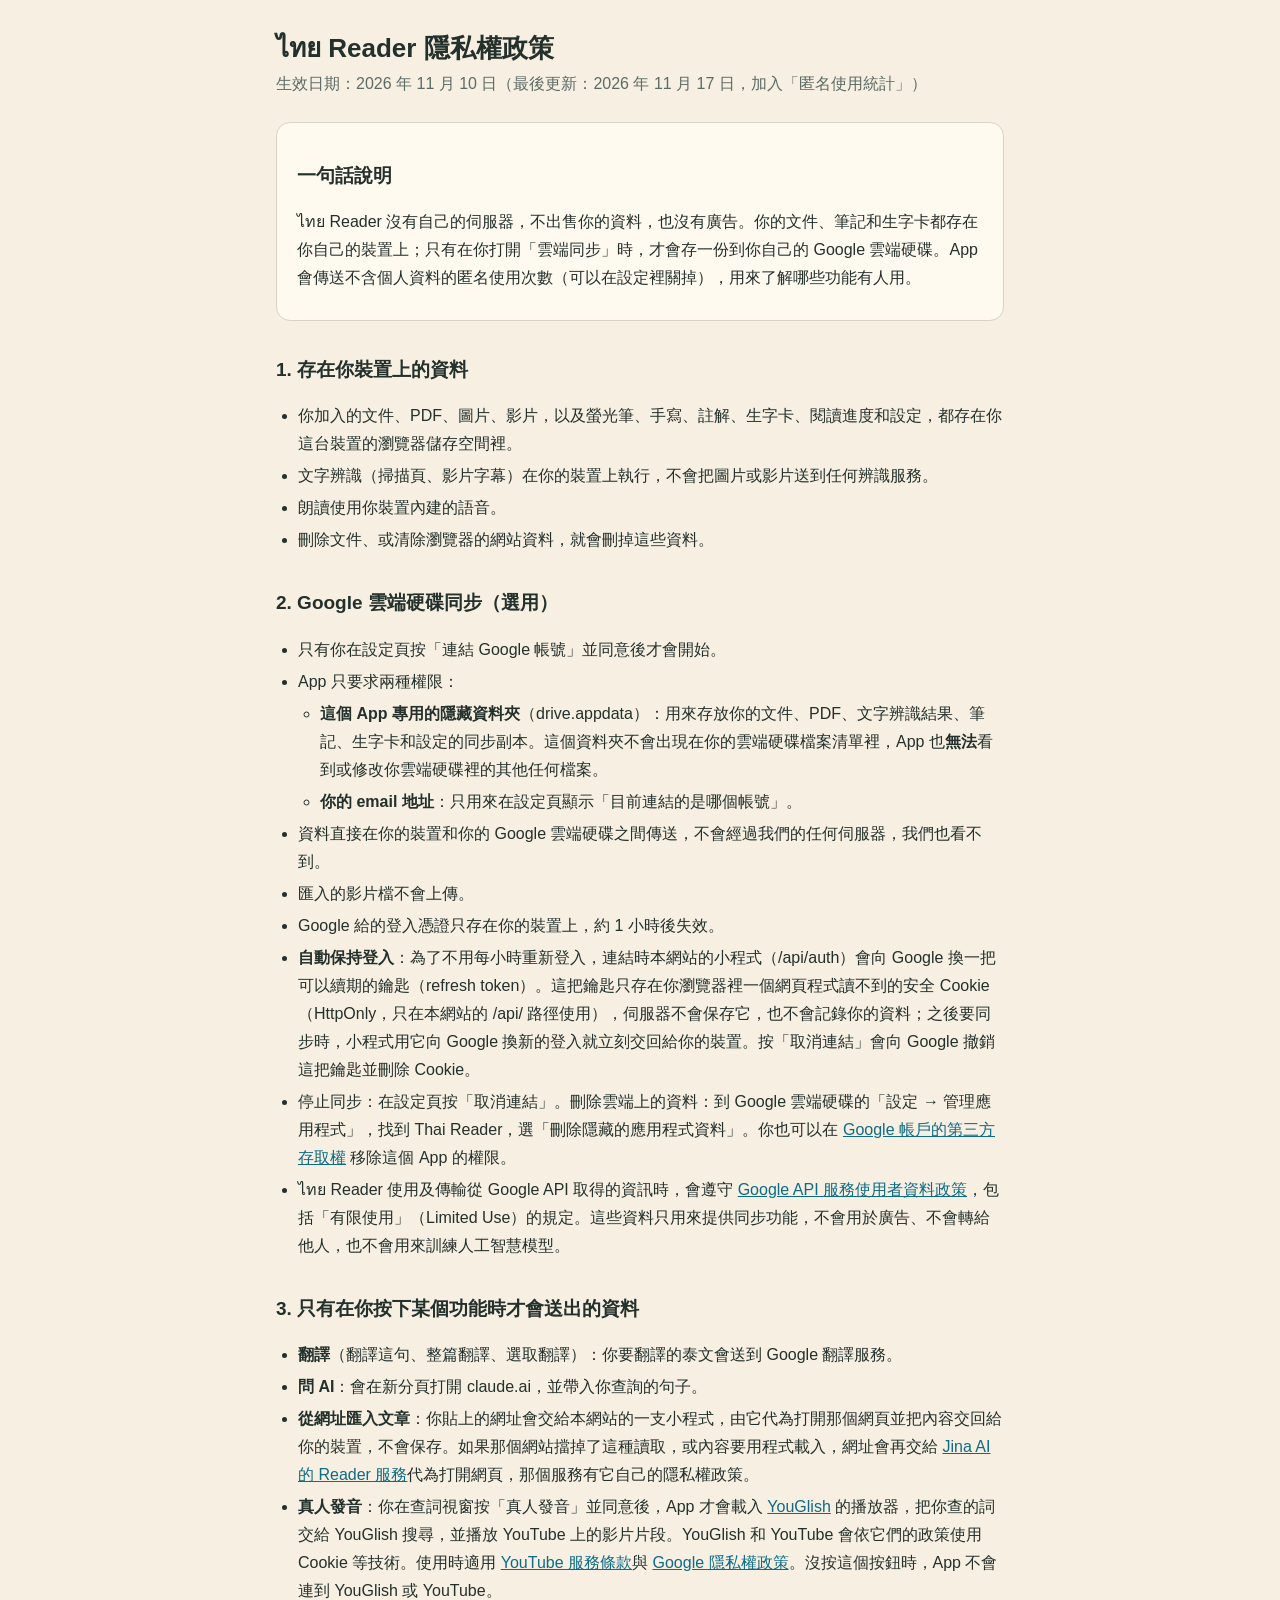
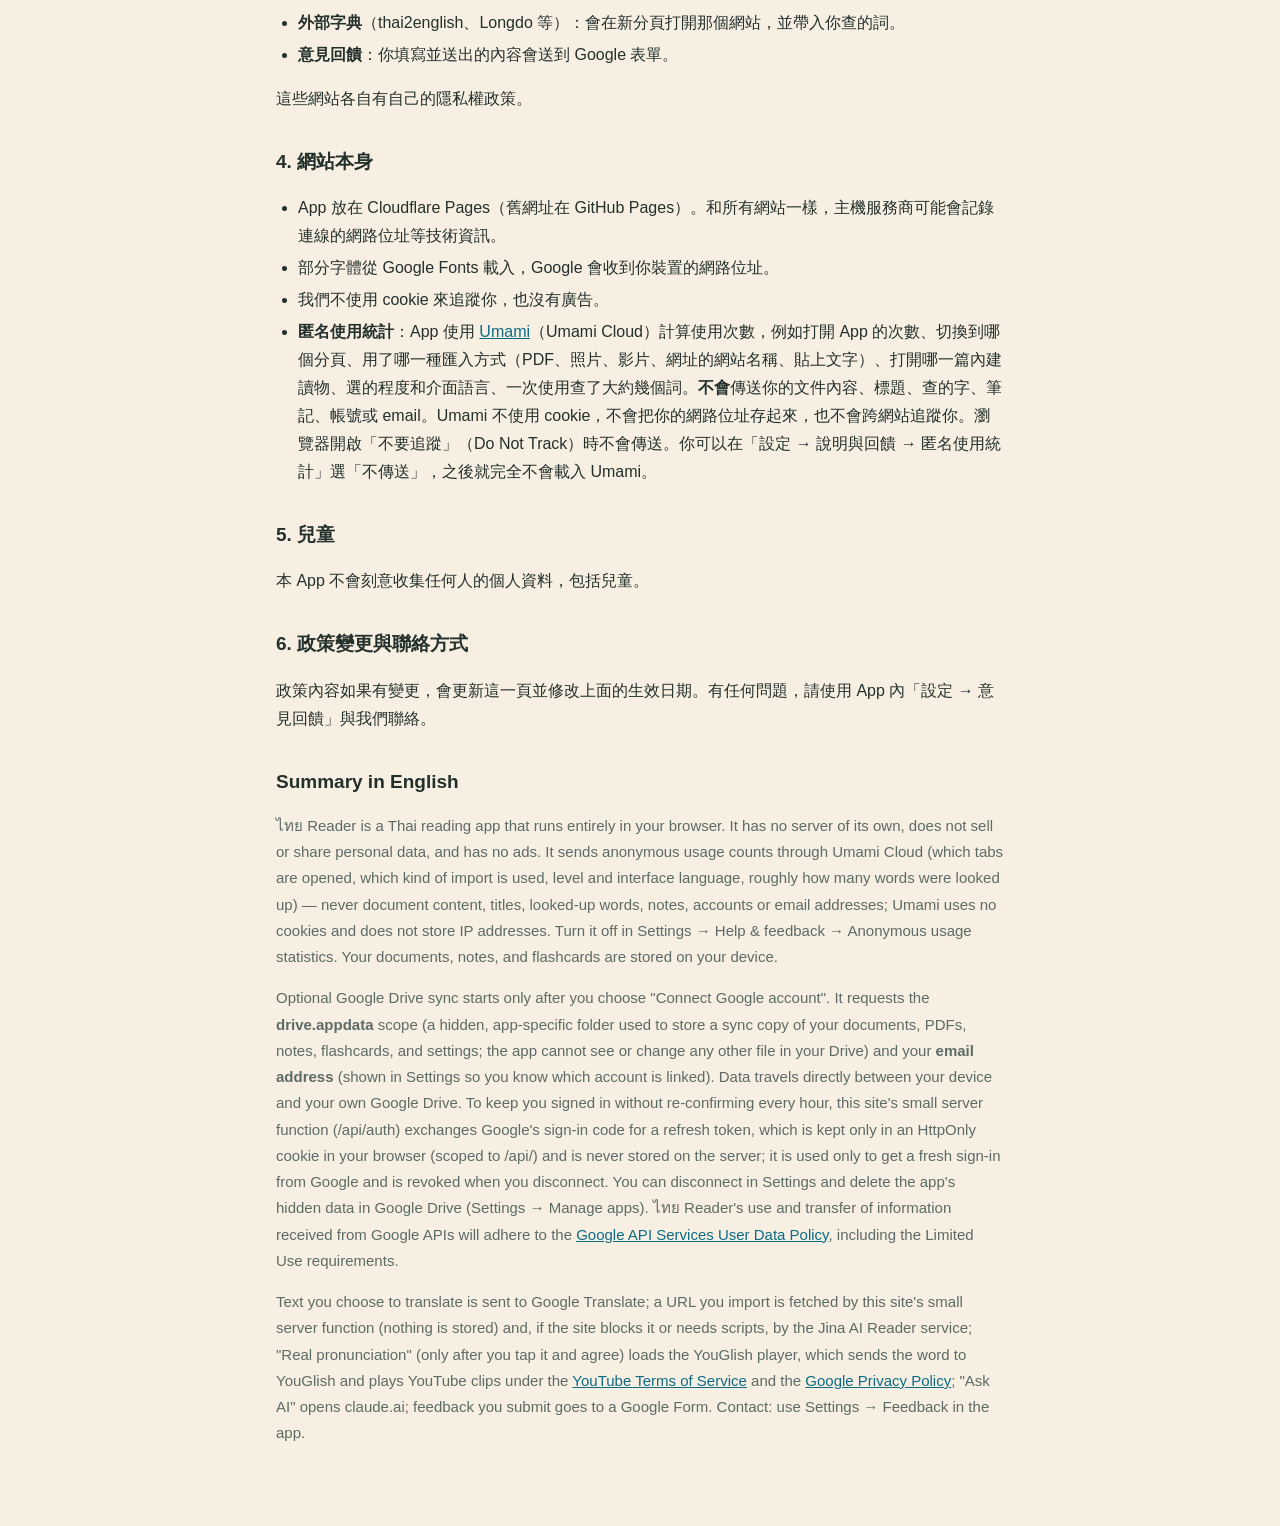
<file: privacy.html>
<!doctype html>
<html lang="zh-Hant">
<head>
<meta charset="utf-8">
<meta name="viewport" content="width=device-width, initial-scale=1">
<title>ไทย Reader 隱私權政策</title>
<style>
  :root { --bg: #f6efe2; --card: #fffaf0; --fg: #24302c; --muted: #5d6b66; --accent: #0d6b86; --line: #d9d2c3; }
  @media (prefers-color-scheme: dark) { :root { --bg: #2b2e31; --card: #34383c; --fg: #e9ecea; --muted: #b3bcb8; --accent: #7cc4e0; --line: #4a4f54; } }
  * { box-sizing: border-box; }
  body { margin: 0; background: var(--bg); color: var(--fg); font: 16px/1.75 -apple-system, BlinkMacSystemFont, "PingFang TC", "Noto Sans TC", sans-serif; }
  main { max-width: 760px; margin: 0 auto; padding: 32px 16px 64px; }
  h1 { font-size: 26px; line-height: 1.3; margin: 0 0 4px; }
  h2 { font-size: 19px; margin: 32px 0 8px; }
  .date { color: var(--muted); margin: 0 0 24px; }
  section.card { background: var(--card); border: 1px solid var(--line); border-radius: 14px; padding: 4px 20px 12px; margin: 16px 0; }
  ul { padding-left: 22px; }
  li { margin: 4px 0; }
  a { color: var(--accent); }
  .en { color: var(--muted); font-size: 15px; }
  .en h2 { color: var(--fg); }
</style>
</head>
<body>
<main>
  <h1>ไทย Reader 隱私權政策</h1>
  <p class="date">生效日期：2026 年 11 月 10 日（最後更新：2026 年 11 月 17 日，加入「匿名使用統計」）</p>

  <section class="card">
    <h2>一句話說明</h2>
    <p>ไทย Reader 沒有自己的伺服器，不出售你的資料，也沒有廣告。你的文件、筆記和生字卡都存在你自己的裝置上；只有在你打開「雲端同步」時，才會存一份到你自己的 Google 雲端硬碟。App 會傳送不含個人資料的匿名使用次數（可以在設定裡關掉），用來了解哪些功能有人用。</p>
  </section>

  <h2>1. 存在你裝置上的資料</h2>
  <ul>
    <li>你加入的文件、PDF、圖片、影片，以及螢光筆、手寫、註解、生字卡、閱讀進度和設定，都存在你這台裝置的瀏覽器儲存空間裡。</li>
    <li>文字辨識（掃描頁、影片字幕）在你的裝置上執行，不會把圖片或影片送到任何辨識服務。</li>
    <li>朗讀使用你裝置內建的語音。</li>
    <li>刪除文件、或清除瀏覽器的網站資料，就會刪掉這些資料。</li>
  </ul>

  <h2>2. Google 雲端硬碟同步（選用）</h2>
  <ul>
    <li>只有你在設定頁按「連結 Google 帳號」並同意後才會開始。</li>
    <li>App 只要求兩種權限：
      <ul>
        <li><b>這個 App 專用的隱藏資料夾</b>（drive.appdata）：用來存放你的文件、PDF、文字辨識結果、筆記、生字卡和設定的同步副本。這個資料夾不會出現在你的雲端硬碟檔案清單裡，App 也<b>無法</b>看到或修改你雲端硬碟裡的其他任何檔案。</li>
        <li><b>你的 email 地址</b>：只用來在設定頁顯示「目前連結的是哪個帳號」。</li>
      </ul>
    </li>
    <li>資料直接在你的裝置和你的 Google 雲端硬碟之間傳送，不會經過我們的任何伺服器，我們也看不到。</li>
    <li>匯入的影片檔不會上傳。</li>
    <li>Google 給的登入憑證只存在你的裝置上，約 1 小時後失效。</li>
    <li><b>自動保持登入</b>：為了不用每小時重新登入，連結時本網站的小程式（/api/auth）會向 Google 換一把可以續期的鑰匙（refresh token）。這把鑰匙只存在你瀏覽器裡一個網頁程式讀不到的安全 Cookie（HttpOnly，只在本網站的 /api/ 路徑使用），伺服器不會保存它，也不會記錄你的資料；之後要同步時，小程式用它向 Google 換新的登入就立刻交回給你的裝置。按「取消連結」會向 Google 撤銷這把鑰匙並刪除 Cookie。</li>
    <li>停止同步：在設定頁按「取消連結」。刪除雲端上的資料：到 Google 雲端硬碟的「設定 → 管理應用程式」，找到 Thai Reader，選「刪除隱藏的應用程式資料」。你也可以在 <a href="https://myaccount.google.com/permissions">Google 帳戶的第三方存取權</a> 移除這個 App 的權限。</li>
    <li>ไทย Reader 使用及傳輸從 Google API 取得的資訊時，會遵守 <a href="https://developers.google.com/terms/api-services-user-data-policy">Google API 服務使用者資料政策</a>，包括「有限使用」（Limited Use）的規定。這些資料只用來提供同步功能，不會用於廣告、不會轉給他人，也不會用來訓練人工智慧模型。</li>
  </ul>

  <h2>3. 只有在你按下某個功能時才會送出的資料</h2>
  <ul>
    <li><b>翻譯</b>（翻譯這句、整篇翻譯、選取翻譯）：你要翻譯的泰文會送到 Google 翻譯服務。</li>
    <li><b>問 AI</b>：會在新分頁打開 claude.ai，並帶入你查詢的句子。</li>
    <li><b>從網址匯入文章</b>：你貼上的網址會交給本網站的一支小程式，由它代為打開那個網頁並把內容交回給你的裝置，不會保存。如果那個網站擋掉了這種讀取，或內容要用程式載入，網址會再交給 <a href="https://jina.ai/reader">Jina AI 的 Reader 服務</a>代為打開網頁，那個服務有它自己的隱私權政策。</li>
    <li><b>真人發音</b>：你在查詞視窗按「真人發音」並同意後，App 才會載入 <a href="https://youglish.com">YouGlish</a> 的播放器，把你查的詞交給 YouGlish 搜尋，並播放 YouTube 上的影片片段。YouGlish 和 YouTube 會依它們的政策使用 Cookie 等技術。使用時適用 <a href="https://www.youtube.com/t/terms">YouTube 服務條款</a>與 <a href="https://policies.google.com/privacy">Google 隱私權政策</a>。沒按這個按鈕時，App 不會連到 YouGlish 或 YouTube。</li>
    <li><b>外部字典</b>（thai2english、Longdo 等）：會在新分頁打開那個網站，並帶入你查的詞。</li>
    <li><b>意見回饋</b>：你填寫並送出的內容會送到 Google 表單。</li>
  </ul>
  <p>這些網站各自有自己的隱私權政策。</p>

  <h2>4. 網站本身</h2>
  <ul>
    <li>App 放在 Cloudflare Pages（舊網址在 GitHub Pages）。和所有網站一樣，主機服務商可能會記錄連線的網路位址等技術資訊。</li>
    <li>部分字體從 Google Fonts 載入，Google 會收到你裝置的網路位址。</li>
    <li>我們不使用 cookie 來追蹤你，也沒有廣告。</li>
    <li><b>匿名使用統計</b>：App 使用 <a href="https://umami.is">Umami</a>（Umami Cloud）計算使用次數，例如打開 App 的次數、切換到哪個分頁、用了哪一種匯入方式（PDF、照片、影片、網址的網站名稱、貼上文字）、打開哪一篇內建讀物、選的程度和介面語言、一次使用查了大約幾個詞。<b>不會</b>傳送你的文件內容、標題、查的字、筆記、帳號或 email。Umami 不使用 cookie，不會把你的網路位址存起來，也不會跨網站追蹤你。瀏覽器開啟「不要追蹤」（Do Not Track）時不會傳送。你可以在「設定 → 說明與回饋 → 匿名使用統計」選「不傳送」，之後就完全不會載入 Umami。</li>
  </ul>

  <h2>5. 兒童</h2>
  <p>本 App 不會刻意收集任何人的個人資料，包括兒童。</p>

  <h2>6. 政策變更與聯絡方式</h2>
  <p>政策內容如果有變更，會更新這一頁並修改上面的生效日期。有任何問題，請使用 App 內「設定 → 意見回饋」與我們聯絡。</p>

  <div class="en">
    <h2>Summary in English</h2>
    <p>ไทย Reader is a Thai reading app that runs entirely in your browser. It has no server of its own, does not sell or share personal data, and has no ads. It sends anonymous usage counts through Umami Cloud (which tabs are opened, which kind of import is used, level and interface language, roughly how many words were looked up) — never document content, titles, looked-up words, notes, accounts or email addresses; Umami uses no cookies and does not store IP addresses. Turn it off in Settings → Help & feedback → Anonymous usage statistics. Your documents, notes, and flashcards are stored on your device.</p>
    <p>Optional Google Drive sync starts only after you choose "Connect Google account". It requests the <b>drive.appdata</b> scope (a hidden, app-specific folder used to store a sync copy of your documents, PDFs, notes, flashcards, and settings; the app cannot see or change any other file in your Drive) and your <b>email address</b> (shown in Settings so you know which account is linked). Data travels directly between your device and your own Google Drive. To keep you signed in without re-confirming every hour, this site's small server function (/api/auth) exchanges Google's sign-in code for a refresh token, which is kept only in an HttpOnly cookie in your browser (scoped to /api/) and is never stored on the server; it is used only to get a fresh sign-in from Google and is revoked when you disconnect. You can disconnect in Settings and delete the app's hidden data in Google Drive (Settings → Manage apps). ไทย Reader's use and transfer of information received from Google APIs will adhere to the <a href="https://developers.google.com/terms/api-services-user-data-policy">Google API Services User Data Policy</a>, including the Limited Use requirements.</p>
    <p>Text you choose to translate is sent to Google Translate; a URL you import is fetched by this site's small server function (nothing is stored) and, if the site blocks it or needs scripts, by the Jina AI Reader service; "Real pronunciation" (only after you tap it and agree) loads the YouGlish player, which sends the word to YouGlish and plays YouTube clips under the <a href="https://www.youtube.com/t/terms">YouTube Terms of Service</a> and the <a href="https://policies.google.com/privacy">Google Privacy Policy</a>; "Ask AI" opens claude.ai; feedback you submit goes to a Google Form. Contact: use Settings → Feedback in the app.</p>
  </div>
</main>
</body>
</html>
</file>
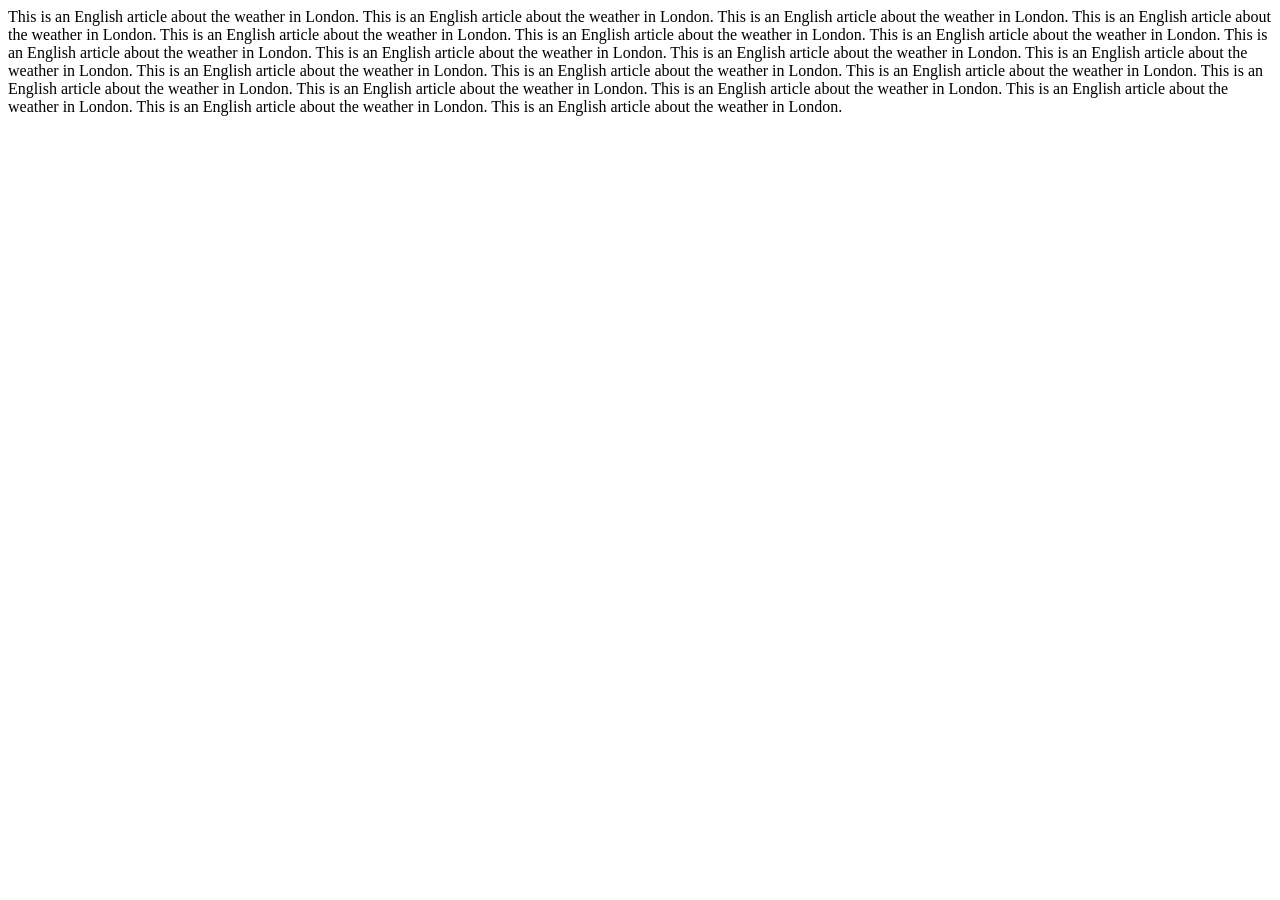
<file: dev/tests/urlfx/en.html>
<html><head><title>English news</title></head><body><article><p>This is an English article about the weather in London. This is an English article about the weather in London. This is an English article about the weather in London. This is an English article about the weather in London. This is an English article about the weather in London. This is an English article about the weather in London. This is an English article about the weather in London. This is an English article about the weather in London. This is an English article about the weather in London. This is an English article about the weather in London. This is an English article about the weather in London. This is an English article about the weather in London. This is an English article about the weather in London. This is an English article about the weather in London. This is an English article about the weather in London. This is an English article about the weather in London. This is an English article about the weather in London. This is an English article about the weather in London. This is an English article about the weather in London. This is an English article about the weather in London. </p></article></body></html>
</file>
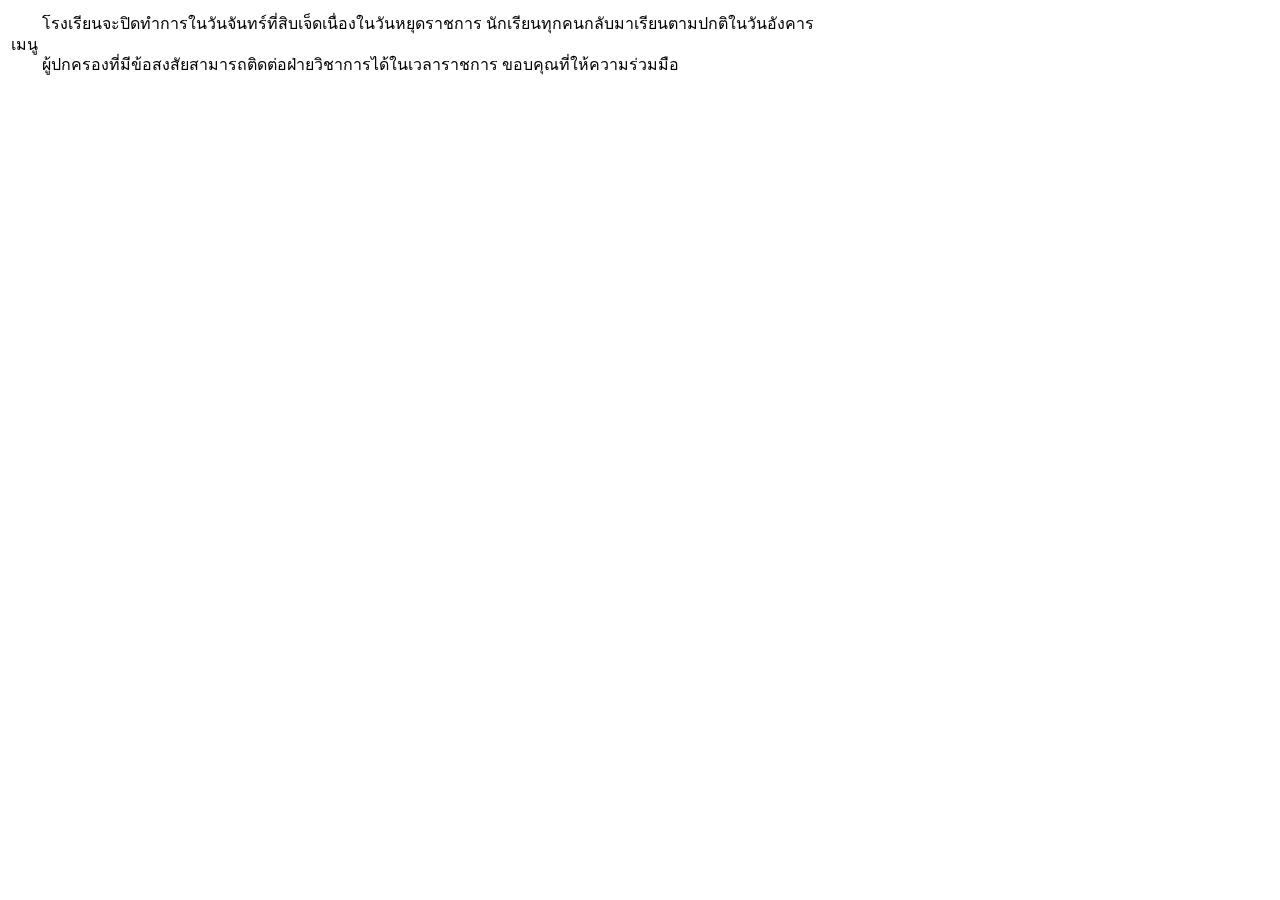
<file: dev/tests/urlfx/tis.html>
<html><head><meta http-equiv="Content-Type" content="text/html; charset=tis-620"><title>��С���ç���¹</title></head><body>
<table><tr><td>����</td><td><div class="content"><p>�ç���¹�лԴ�ӡ����ѹ�ѹ������Ժ�����ͧ��ѹ��ش�Ҫ��� �ѡ���¹�ء����Ѻ�����¹���������ѹ�ѧ���</p>
<p>��黡��ͧ����բ��ʧ�������ö�Դ��ͽ����Ԫҡ����������Ҫ��� �ͺ�س����������������</p></div></td></tr></table></body></html>
</file>
